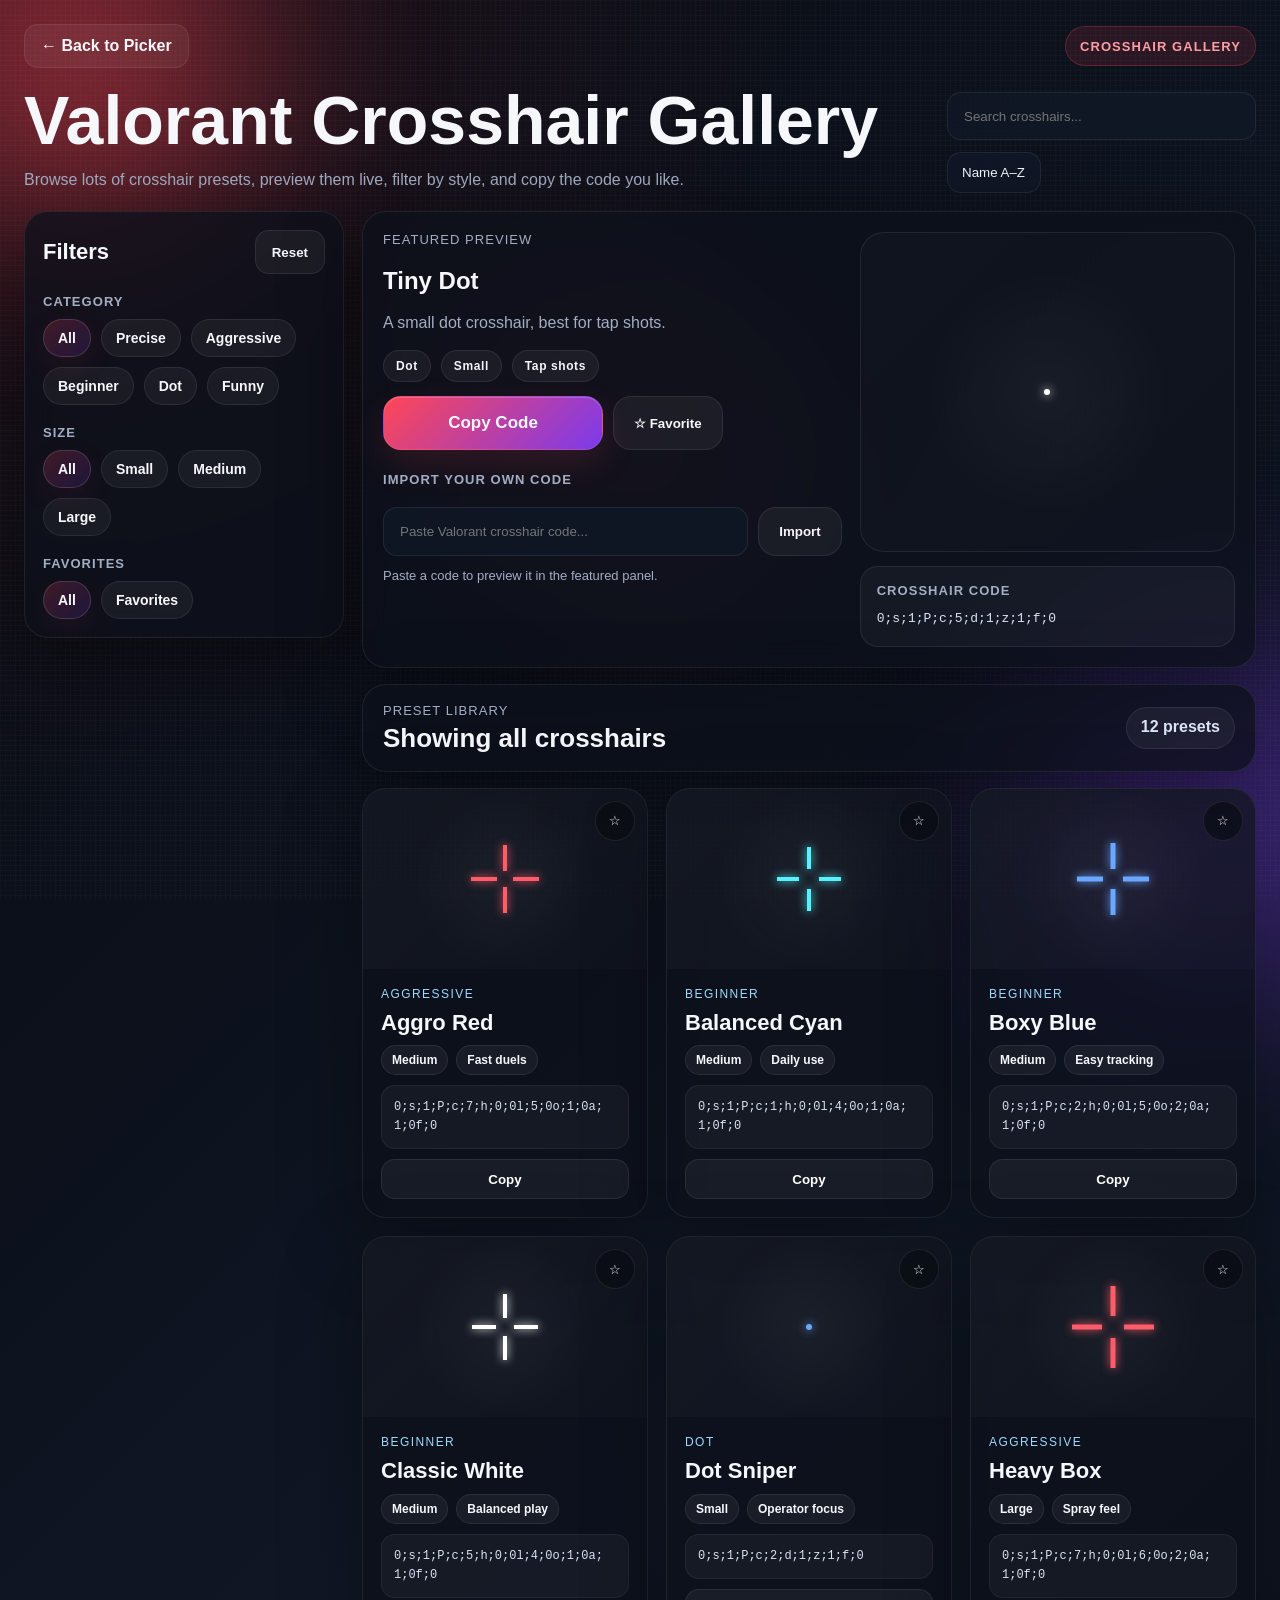
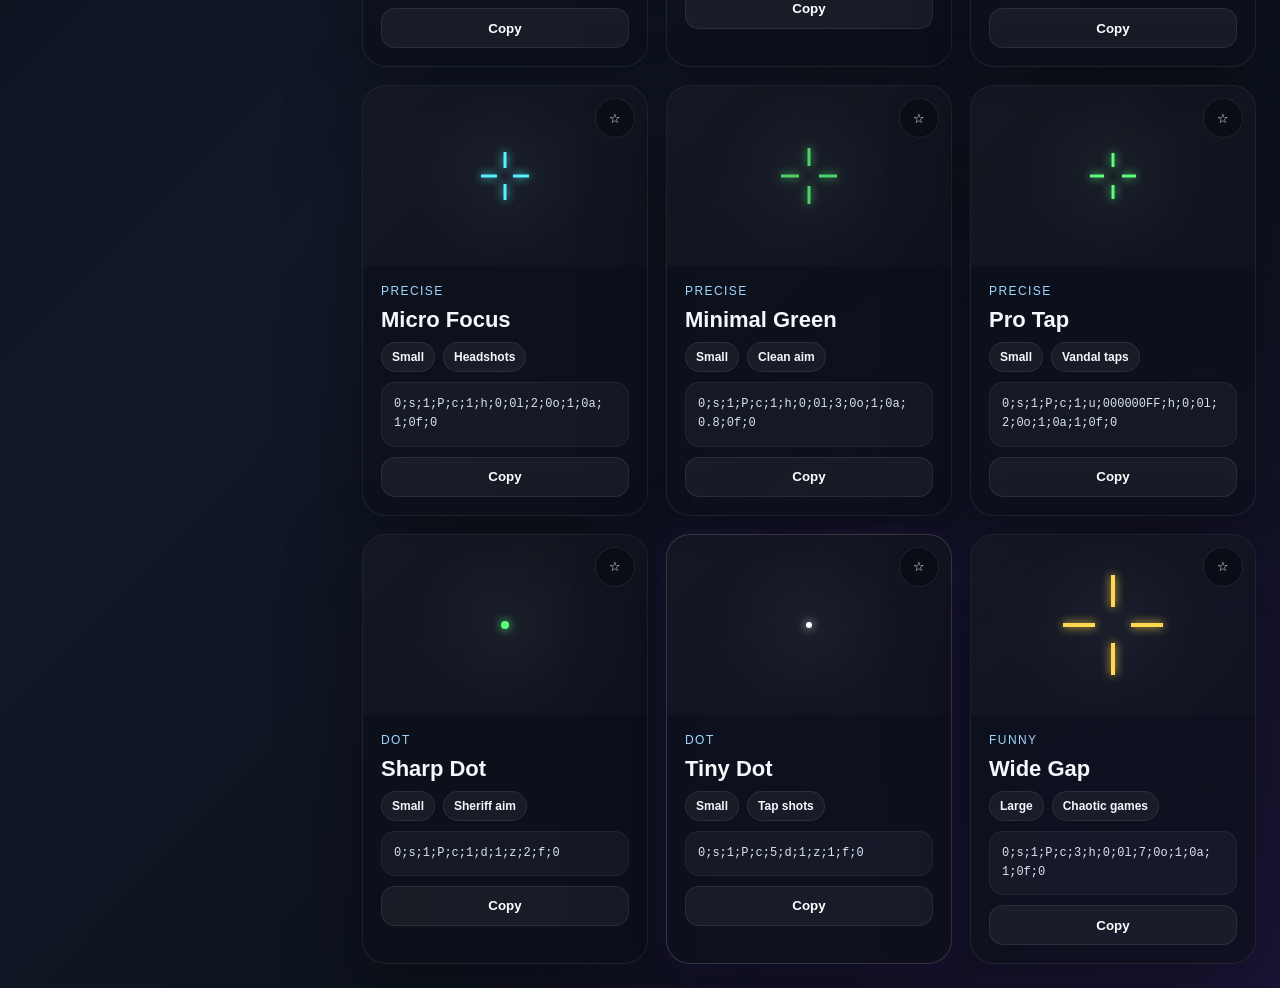
<file: crosshair.html>
<!doctype html>
<html lang="en" data-theme="dark">
  <head>
    <meta charset="UTF-8" />
    <meta name="viewport" content="width=device-width, initial-scale=1.0" />
    <title>Valorant Crosshair Gallery</title>
    <link rel="stylesheet" href="style.css" />
  </head>
  <body class="crosshair-page">
    <div class="bg-orb orb-1"></div>
    <div class="bg-orb orb-2"></div>
    <div class="grid-noise"></div>

    <main class="crosshair-shell">
      <header class="crosshair-hero">
        <div class="crosshair-hero-top">
          <a href="index.html" class="back-btn">← Back to Picker</a>
          <span class="skins-badge">CROSSHAIR GALLERY</span>
        </div>

        <div class="crosshair-hero-content">
          <div>
            <h1>Valorant Crosshair Gallery</h1>
            <p>
              Browse lots of crosshair presets, preview them live, filter by
              style, and copy the code you like.
            </p>
          </div>

          <div class="crosshair-toolbar">
            <input
              type="text"
              id="crosshairSearch"
              class="search-input"
              placeholder="Search crosshairs..."
            />

            <select id="crosshairSort" class="select-control">
              <option value="name-asc">Name A–Z</option>
              <option value="name-desc">Name Z–A</option>
              <option value="style">Style</option>
            </select>
          </div>
        </div>
      </header>

      <section class="crosshair-layout">
        <aside class="crosshair-sidebar panel">
          <div class="sidebar-section">
            <div class="sidebar-title-row">
              <h3>Filters</h3>
              <button id="resetCrosshairFilters" class="ghost-btn">
                Reset
              </button>
            </div>
          </div>

          <div class="sidebar-section">
            <p class="sidebar-label">Category</p>
            <div class="sidebar-chips" id="crosshairCategoryFilters">
              <button
                class="sidebar-chip active"
                data-filter-type="category"
                data-value="all"
              >
                All
              </button>
              <button
                class="sidebar-chip"
                data-filter-type="category"
                data-value="Precise"
              >
                Precise
              </button>
              <button
                class="sidebar-chip"
                data-filter-type="category"
                data-value="Aggressive"
              >
                Aggressive
              </button>
              <button
                class="sidebar-chip"
                data-filter-type="category"
                data-value="Beginner"
              >
                Beginner
              </button>
              <button
                class="sidebar-chip"
                data-filter-type="category"
                data-value="Dot"
              >
                Dot
              </button>
              <button
                class="sidebar-chip"
                data-filter-type="category"
                data-value="Funny"
              >
                Funny
              </button>
            </div>
          </div>

          <div class="sidebar-section">
            <p class="sidebar-label">Size</p>
            <div class="sidebar-chips" id="crosshairSizeFilters">
              <button
                class="sidebar-chip active"
                data-filter-type="size"
                data-value="all"
              >
                All
              </button>
              <button
                class="sidebar-chip"
                data-filter-type="size"
                data-value="Small"
              >
                Small
              </button>
              <button
                class="sidebar-chip"
                data-filter-type="size"
                data-value="Medium"
              >
                Medium
              </button>
              <button
                class="sidebar-chip"
                data-filter-type="size"
                data-value="Large"
              >
                Large
              </button>
            </div>
          </div>

          <div class="sidebar-section">
            <p class="sidebar-label">Favorites</p>
            <div class="sidebar-chips" id="crosshairFavoriteFilters">
              <button
                class="sidebar-chip active"
                data-filter-type="favorite"
                data-value="all"
              >
                All
              </button>
              <button
                class="sidebar-chip"
                data-filter-type="favorite"
                data-value="favorites"
              >
                Favorites
              </button>
            </div>
          </div>
        </aside>

        <section class="crosshair-main">
          <div class="crosshair-feature panel">
            <div class="crosshair-feature-meta">
              <p class="results-kicker">Featured Preview</p>
              <h2 id="featuredCrosshairName">Select a crosshair</h2>
              <p class="crosshair-feature-desc" id="featuredCrosshairDesc">
                Pick a preset from the gallery to preview it here.
              </p>

              <div class="crosshair-feature-tags">
                <span class="crosshair-tag" id="featuredCrosshairCategory"
                  >Category</span
                >
                <span class="crosshair-tag" id="featuredCrosshairSize"
                  >Size</span
                >
                <span class="crosshair-tag" id="featuredCrosshairUse"
                  >Use Case</span
                >
              </div>

              <div class="crosshair-feature-actions">
                <button id="copyFeaturedCode" class="spin-btn">
                  Copy Code
                </button>
                <button id="toggleFeaturedFavorite" class="secondary-btn">
                  ☆ Favorite
                </button>
              </div>
              <div class="crosshair-import-box">
                <p class="sidebar-label">Import Your Own Code</p>

                <div class="crosshair-import-row">
                  <input
                    type="text"
                    id="crosshairCodeInput"
                    class="search-input"
                    placeholder="Paste Valorant crosshair code..."
                  />
                  <button id="importCrosshairBtn" class="secondary-btn">
                    Import
                  </button>
                </div>

                <p class="crosshair-import-note" id="importMessage">
                  Paste a code to preview it in the featured panel.
                </p>
              </div>
            </div>

            <div class="crosshair-preview-stage">
              <div class="crosshair-preview-box">
                <div
                  id="featuredCrosshairPreview"
                  class="crosshair-preview"
                ></div>
              </div>

              <div class="crosshair-code-box">
                <p class="sidebar-label">Crosshair Code</p>
                <code id="featuredCrosshairCode">Select a preset</code>
              </div>
            </div>
          </div>

          <div class="skins-main-top panel">
            <div class="results-meta">
              <p class="results-kicker">Preset Library</p>
              <h2 id="crosshairResultsTitle">Showing all crosshairs</h2>
            </div>

            <div class="results-count" id="crosshairResultsCount">
              0 presets
            </div>
          </div>

          <div class="crosshair-grid" id="crosshairGrid"></div>
        </section>
      </section>
    </main>

    <script src="crosshair.js"></script>
  </body>
</html>
</file>
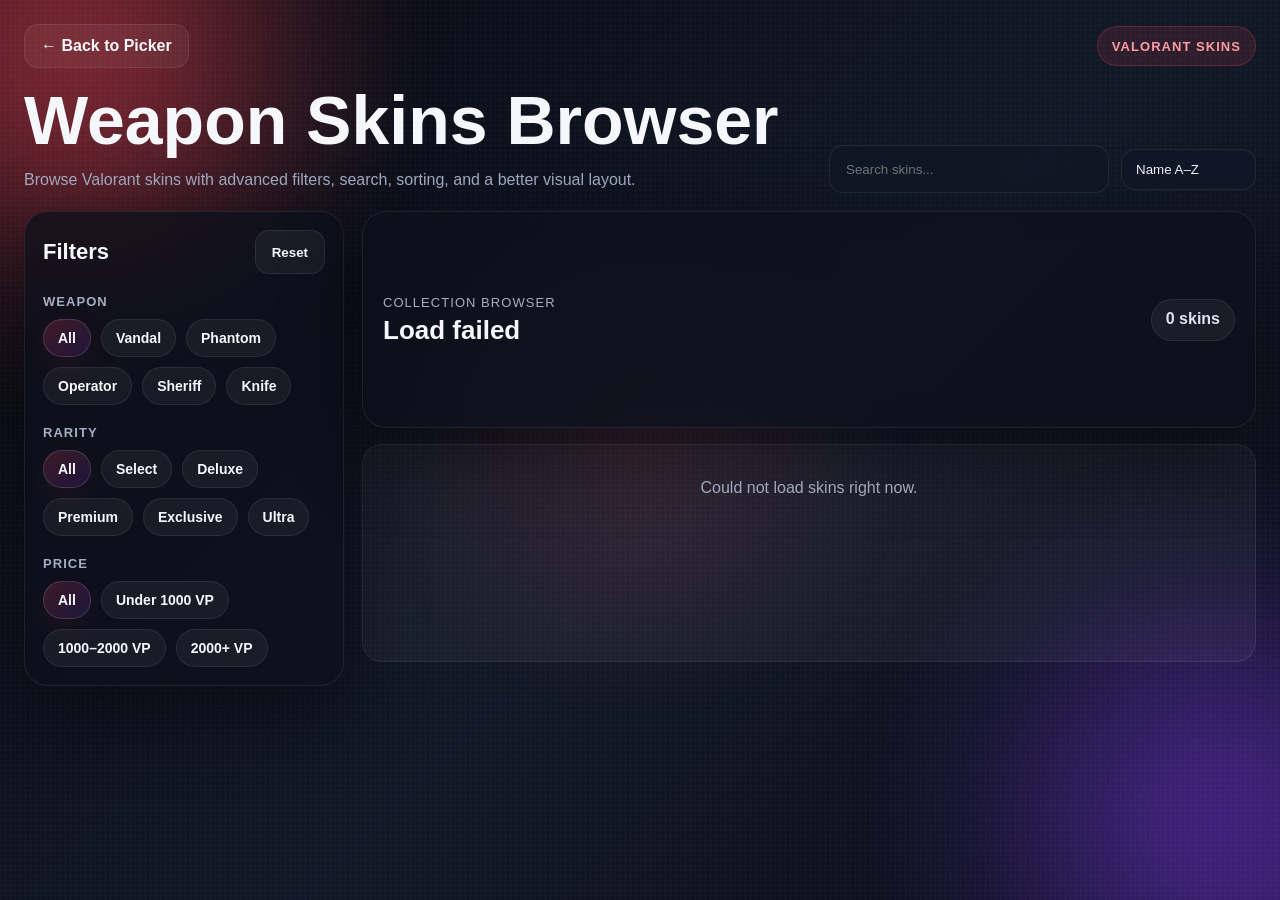
<file: skins.html>
<!doctype html>
<html lang="en" data-theme="dark">
  <head>
    <meta charset="UTF-8" />
    <meta name="viewport" content="width=device-width, initial-scale=1.0" />
    <title>Valorant Skins Browser</title>
    <link rel="stylesheet" href="style.css" />
  </head>
  <body class="skins-page">
    <div class="bg-orb orb-1"></div>
    <div class="bg-orb orb-2"></div>
    <div class="grid-noise"></div>

    <main class="skins-shell">
      <header class="skins-hero">
        <div class="skins-hero-top">
          <a href="index.html" class="back-btn">← Back to Picker</a>
          <span class="skins-badge">VALORANT SKINS</span>
        </div>

        <div class="skins-hero-content">
          <div>
            <h1>Weapon Skins Browser</h1>
            <p>
              Browse Valorant skins with advanced filters, search, sorting, and
              a better visual layout.
            </p>
          </div>

          <div class="skins-toolbar">
            <div class="search-wrap">
              <input
                type="text"
                id="skinSearch"
                class="search-input"
                placeholder="Search skins..."
              />
            </div>

            <select id="sortSelect" class="select-control">
              <option value="name-asc">Name A–Z</option>
              <option value="name-desc">Name Z–A</option>
              <option value="price-asc">Price Low to High</option>
              <option value="price-desc">Price High to Low</option>
              <option value="tier">Rarity</option>
            </select>
          </div>
        </div>
      </header>

      <section class="skins-layout">
        <aside class="skins-sidebar panel">
          <div class="sidebar-section">
            <div class="sidebar-title-row">
              <h3>Filters</h3>
              <button id="resetFiltersBtn" class="ghost-btn">Reset</button>
            </div>
          </div>

          <div class="sidebar-section">
            <p class="sidebar-label">Weapon</p>
            <div class="sidebar-chips" id="weaponFilters">
              <button
                class="sidebar-chip active"
                data-filter-type="weapon"
                data-value="all"
              >
                All
              </button>
              <button
                class="sidebar-chip"
                data-filter-type="weapon"
                data-value="Vandal"
              >
                Vandal
              </button>
              <button
                class="sidebar-chip"
                data-filter-type="weapon"
                data-value="Phantom"
              >
                Phantom
              </button>
              <button
                class="sidebar-chip"
                data-filter-type="weapon"
                data-value="Operator"
              >
                Operator
              </button>
              <button
                class="sidebar-chip"
                data-filter-type="weapon"
                data-value="Sheriff"
              >
                Sheriff
              </button>
              <button
                class="sidebar-chip"
                data-filter-type="weapon"
                data-value="Knife"
              >
                Knife
              </button>
            </div>
          </div>

          <div class="sidebar-section">
            <p class="sidebar-label">Rarity</p>
            <div class="sidebar-chips" id="rarityFilters">
              <button
                class="sidebar-chip active"
                data-filter-type="rarity"
                data-value="all"
              >
                All
              </button>
              <button
                class="sidebar-chip"
                data-filter-type="rarity"
                data-value="Select Edition"
              >
                Select
              </button>
              <button
                class="sidebar-chip"
                data-filter-type="rarity"
                data-value="Deluxe Edition"
              >
                Deluxe
              </button>
              <button
                class="sidebar-chip"
                data-filter-type="rarity"
                data-value="Premium Edition"
              >
                Premium
              </button>
              <button
                class="sidebar-chip"
                data-filter-type="rarity"
                data-value="Exclusive Edition"
              >
                Exclusive
              </button>
              <button
                class="sidebar-chip"
                data-filter-type="rarity"
                data-value="Ultra Edition"
              >
                Ultra
              </button>
            </div>
          </div>

          <div class="sidebar-section">
            <p class="sidebar-label">Price</p>
            <div class="sidebar-chips" id="priceFilters">
              <button
                class="sidebar-chip active"
                data-filter-type="price"
                data-value="all"
              >
                All
              </button>
              <button
                class="sidebar-chip"
                data-filter-type="price"
                data-value="under-1000"
              >
                Under 1000 VP
              </button>
              <button
                class="sidebar-chip"
                data-filter-type="price"
                data-value="1000-2000"
              >
                1000–2000 VP
              </button>
              <button
                class="sidebar-chip"
                data-filter-type="price"
                data-value="2000-plus"
              >
                2000+ VP
              </button>
            </div>
          </div>
        </aside>

        <section class="skins-main">
          <div class="skins-main-top panel">
            <div class="results-meta">
              <p class="results-kicker">Collection Browser</p>
              <h2 id="resultsTitle">Showing skins</h2>
            </div>

            <div class="results-count" id="resultsCount">0 skins</div>
          </div>

          <div class="skins-grid" id="skinsGrid">
            <div class="empty-state">Loading skins...</div>
          </div>
        </section>
      </section>
    </main>

    <div class="skin-modal hidden" id="skinModal">
      <div class="skin-modal-overlay" id="skinModalOverlay"></div>

      <div class="skin-modal-card">
        <button class="skin-modal-close" id="skinModalClose">✕</button>

        <div class="skin-modal-image-wrap">
          <img
            id="modalSkinImage"
            class="skin-modal-image"
            alt="Skin preview"
          />
        </div>

        <div class="skin-modal-info">
          <p class="modal-weapon" id="modalSkinWeapon">Weapon</p>
          <h2 id="modalSkinName">Skin Name</h2>

          <div class="modal-meta-row">
            <span class="skin-tier-badge" id="modalSkinTier">Tier</span>
            <span class="skin-price" id="modalSkinPrice">0 VP</span>
          </div>
        </div>
      </div>
    </div>

    <script src="skins.js"></script>
  </body>
</html>
</file>
<file: style.css>
* {
  box-sizing: border-box;
  margin: 0;
  padding: 0;
}

:root {
  --bg-1: #06090f;
  --bg-2: #111827;
  --panel: rgba(12, 17, 27, 0.76);
  --panel-2: rgba(18, 26, 39, 0.82);
  --border: rgba(255, 255, 255, 0.08);
  --text: #f5f7fb;
  --muted: #a3aec4;
  --accent: #ff4655;
  --accent-2: #7c3aed;
  --success: #2dd4bf;
  --warning: #f59e0b;
  --shadow: 0 24px 80px rgba(0, 0, 0, 0.45);
  --card-glow: rgba(255, 70, 85, 0.14);
  --bg-agent: rgba(255, 70, 85, 0.12);
}

html,
body {
  min-height: 100%;
}

body {
  font-family: Arial, Helvetica, sans-serif;
  color: var(--text);
  background:
    radial-gradient(
      circle at top left,
      rgba(255, 70, 85, 0.12),
      transparent 28%
    ),
    radial-gradient(
      circle at bottom right,
      rgba(124, 58, 237, 0.16),
      transparent 30%
    ),
    linear-gradient(135deg, var(--bg-1), var(--bg-2) 55%, #090d14);
  padding: 24px;
  overflow-x: hidden;
  position: relative;
  transition: background 0.5s ease;
}

body::before {
  content: "";
  position: fixed;
  inset: 0;
  background: radial-gradient(
    circle at center,
    var(--bg-agent),
    transparent 35%
  );
  pointer-events: none;
  opacity: 1;
  transition: background 0.45s ease;
}

html[data-theme="neon"] {
  --bg-1: #040711;
  --bg-2: #091125;
  --accent: #00eaff;
  --accent-2: #9b5cff;
  --card-glow: rgba(0, 234, 255, 0.14);
  --bg-agent: rgba(0, 234, 255, 0.1);
}

html[data-theme="valorant-red"] {
  --bg-1: #12070b;
  --bg-2: #201015;
  --accent: #ff4655;
  --accent-2: #ff7a84;
  --card-glow: rgba(255, 70, 85, 0.18);
  --bg-agent: rgba(255, 70, 85, 0.16);
}

.loading-screen {
  position: fixed;
  inset: 0;
  background: rgba(4, 7, 12, 0.94);
  display: flex;
  justify-content: center;
  align-items: center;
  z-index: 1000;
  transition: 0.45s ease;
}

.loading-screen.hidden {
  opacity: 0;
  visibility: hidden;
}

.loading-box {
  text-align: center;
  padding: 28px;
}

.loading-kicker {
  color: var(--accent);
  letter-spacing: 0.16em;
  text-transform: uppercase;
  font-size: 13px;
  margin-bottom: 12px;
}

.loading-box h2 {
  font-size: clamp(28px, 4vw, 42px);
}

.bg-orb {
  position: fixed;
  width: 360px;
  height: 360px;
  border-radius: 50%;
  filter: blur(100px);
  pointer-events: none;
  opacity: 0.45;
  animation: floatGlow 8s ease-in-out infinite;
}

.orb-1 {
  background: var(--accent);
  top: -120px;
  left: -100px;
}

.orb-2 {
  background: var(--accent-2);
  right: -120px;
  bottom: -100px;
  animation-delay: 1.2s;
}

.grid-noise {
  position: fixed;
  inset: 0;
  pointer-events: none;
  opacity: 0.04;
  background-image:
    linear-gradient(rgba(255, 255, 255, 0.55) 1px, transparent 1px),
    linear-gradient(90deg, rgba(255, 255, 255, 0.55) 1px, transparent 1px);
  background-size: 5px 5px;
}

#particles {
  position: fixed;
  inset: 0;
  pointer-events: none;
  overflow: hidden;
  z-index: 2;
}

.particle {
  position: absolute;
  width: 8px;
  height: 8px;
  border-radius: 999px;
  background: white;
  box-shadow: 0 0 12px currentColor;
  animation: particleBurst 0.8s ease forwards;
}

.app-shell {
  position: relative;
  z-index: 3;
  width: min(1320px, 100%);
  margin: 0 auto;
}

.hero {
  text-align: center;
  margin-bottom: 20px;
  animation: fadeUp 0.7s ease;
}

.eyebrow {
  display: inline-flex;
  padding: 8px 14px;
  border-radius: 999px;
  background: rgba(255, 255, 255, 0.06);
  border: 1px solid var(--border);
  color: var(--accent);
  letter-spacing: 0.08em;
  text-transform: uppercase;
  font-size: 13px;
  font-weight: 700;
  margin-bottom: 16px;
}

.hero h1 {
  font-size: clamp(36px, 6vw, 64px);
  line-height: 1.02;
  margin-bottom: 12px;
}

.hero-text {
  max-width: 760px;
  margin: 0 auto;
  color: var(--muted);
  line-height: 1.7;
  font-size: 16px;
}

.panel {
  background: var(--panel);
  border: 1px solid var(--border);
  backdrop-filter: blur(14px);
  box-shadow: var(--shadow);
  border-radius: 24px;
  transition: all 0.35s ease;
}

.top-panel,
.settings-panel,
.filter-panel,
.help-panel {
  padding: 16px;
  margin-bottom: 16px;
}

.top-panel {
  display: flex;
  justify-content: space-between;
  gap: 14px;
  flex-wrap: wrap;
}

.mode-switch,
.toolbar,
.role-filters {
  display: flex;
  gap: 10px;
  flex-wrap: wrap;
}

.role-filters {
  margin-top: 15px;
}

.mode-btn,
.toolbar-btn,
.secondary-btn,
.spin-btn {
  border: 1px solid var(--border);
  background: rgba(255, 255, 255, 0.05);
  color: var(--text);
  cursor: pointer;
  transition: all 0.25s ease;
}

.mode-btn:hover,
.toolbar-btn:hover,
.secondary-btn:hover,
.spin-btn:hover,
.favorite-btn:hover {
  transform: translateY(-2px);
}

.mode-btn {
  border-radius: 14px;
  padding: 12px 15px;
  font-weight: 700;
}

.mode-btn.active {
  background: linear-gradient(
    135deg,
    rgba(255, 255, 255, 0.08),
    var(--card-glow)
  );
  border-color: rgba(255, 255, 255, 0.16);
}

.mode-btn.troll {
  background: linear-gradient(
    135deg,
    rgba(124, 58, 237, 0.18),
    rgba(255, 70, 85, 0.14)
  );
}

.toolbar-btn {
  padding: 12px 15px;
  border-radius: 14px;
  font-weight: 700;
}

.toolbar-btn.small {
  padding: 10px 12px;
  font-size: 13px;
}

.settings-grid {
  display: grid;
  grid-template-columns: repeat(2, minmax(0, 1fr));
  gap: 14px;
}

.setting-group {
  display: flex;
  flex-direction: column;
  gap: 8px;
}

.setting-group label,
.filter-title {
  color: var(--muted);
  font-size: 14px;
}

.select-control {
  background: rgba(255, 255, 255, 0.06);
  color: var(--text);
  border: 1px solid var(--border);
  border-radius: 14px;
  padding: 12px 14px;
  outline: none;
}

.filter-chip {
  position: relative;
  cursor: pointer;
}

.filter-chip input {
  position: absolute;
  opacity: 0;
}

.filter-chip span {
  display: inline-flex;
  align-items: center;
  padding: 11px 15px;
  border-radius: 999px;
  background: rgba(255, 255, 255, 0.05);
  border: 1px solid var(--border);
  transition: all 0.25s ease;
}

.filter-chip.active span {
  background: linear-gradient(
    135deg,
    var(--card-glow),
    rgba(255, 255, 255, 0.07)
  );
  box-shadow: 0 10px 30px var(--card-glow);
}

.filter-panel {
  padding: 24px 20px 18px;
}

.favorites-panel {
  padding-top: 6px;
}

.favorites-list {
  margin-top: 21px;
}

.panel-header,
.favorites-list,
.history-list {
  padding-left: 18px;
  padding-right: 18px;
}

.picker-area {
  margin-bottom: 16px;
}

.picker-grid {
  display: grid;
  gap: 16px;
  margin-bottom: 16px;
}

.picker-grid.solo-mode {
  grid-template-columns: 1fr;
}

.picker-grid.duo-mode {
  grid-template-columns: repeat(2, minmax(0, 1fr));
}

.picker-grid.team-mode,
.picker-grid.balanced-mode,
.picker-grid.troll-mode {
  grid-template-columns: repeat(2, minmax(0, 1fr));
}

.picker-grid.team-mode .agent-card:first-child,
.picker-grid.balanced-mode .agent-card:first-child,
.picker-grid.troll-mode .agent-card:first-child {
  grid-column: span 2;
}

.agent-card {
  position: relative;
  overflow: hidden;
  min-height: 520px;
  border-radius: 28px;
  background:
    linear-gradient(
      180deg,
      rgba(255, 255, 255, 0.05),
      rgba(255, 255, 255, 0.015)
    ),
    linear-gradient(160deg, var(--card-glow), rgba(124, 58, 237, 0.08));
  border: 1px solid var(--border);
  box-shadow: var(--shadow);
  transition:
    transform 0.35s ease,
    box-shadow 0.35s ease,
    border-color 0.35s ease;
  transform-style: preserve-3d;
}

.agent-card:hover {
  box-shadow:
    var(--shadow),
    0 0 40px var(--card-glow);
}

.agent-card.hidden {
  display: none;
}

.favorite-btn {
  position: absolute;
  top: 14px;
  right: 14px;
  z-index: 5;
  width: 42px;
  height: 42px;
  border-radius: 999px;
  border: 1px solid var(--border);
  background: rgba(7, 10, 16, 0.55);
  color: #fff;
  font-size: 20px;
  cursor: pointer;
  transition: all 0.25s ease;
}

.favorite-btn.active {
  color: #ffd34d;
  box-shadow: 0 0 18px rgba(255, 211, 77, 0.22);
}

.card-overlay {
  position: absolute;
  inset: 0;
  background:
    linear-gradient(
      180deg,
      rgba(6, 9, 15, 0.03) 0%,
      rgba(6, 9, 15, 0.2) 42%,
      rgba(6, 9, 15, 0.9) 100%
    ),
    radial-gradient(circle at top, rgba(255, 255, 255, 0.05), transparent 45%);
  z-index: 1;
}

.agent-image-wrap {
  position: absolute;
  inset: 0;
}

.agent-image {
  width: 100%;
  height: 100%;
  object-fit: cover;
  object-position: center top;
  opacity: 0.93;
  transform: scale(1.03);
  transition: transform 0.18s ease;
}

.agent-info {
  position: relative;
  z-index: 2;
  margin-top: auto;
  padding: 28px;
  background: linear-gradient(180deg, transparent, rgba(6, 9, 15, 0.9) 28%);
}

.player-label {
  color: #9ed9ff;
  font-size: 13px;
  letter-spacing: 0.12em;
  text-transform: uppercase;
  margin-bottom: 8px;
}

.agent-role {
  color: #ffd0d5;
  font-size: 14px;
  letter-spacing: 0.16em;
  text-transform: uppercase;
  margin-bottom: 10px;
}

.agent-name {
  font-size: clamp(36px, 5vw, 58px);
  line-height: 1;
  font-weight: 800;
  margin-bottom: 10px;
  text-shadow: 0 0 20px var(--card-glow);
}

.agent-desc {
  color: var(--muted);
  line-height: 1.65;
  font-size: 15px;
  margin-bottom: 14px;
}

.badges-row {
  display: flex;
  gap: 8px;
  flex-wrap: wrap;
  margin-bottom: 14px;
}

.meta-badge {
  display: inline-flex;
  align-items: center;
  padding: 8px 12px;
  border-radius: 999px;
  font-size: 12px;
  font-weight: 800;
  letter-spacing: 0.08em;
  text-transform: uppercase;
  border: 1px solid var(--border);
  background: rgba(255, 255, 255, 0.07);
}

.meta-badge.difficulty.hard {
  color: #ffb2b9;
}

.meta-badge.difficulty.medium {
  color: #ffd987;
}

.meta-badge.difficulty.easy {
  color: #94f1df;
}

.meta-panel {
  display: grid;
  gap: 8px;
  background: rgba(7, 11, 18, 0.38);
  border: 1px solid rgba(255, 255, 255, 0.06);
  border-radius: 16px;
  padding: 14px;
}

.meta-line {
  color: #dce4f4;
  line-height: 1.55;
  font-size: 14px;
}

.meta-line strong {
  color: white;
}

.announcement-panel {
  text-align: center;
  padding: 18px;
  margin-bottom: 16px;
  background: var(--panel);
  border: 1px solid var(--border);
  border-radius: 24px;
  box-shadow: var(--shadow);
}

.announcement-kicker {
  color: var(--accent);
  text-transform: uppercase;
  letter-spacing: 0.14em;
  font-size: 12px;
  margin-bottom: 8px;
}

#announcerText {
  font-size: clamp(24px, 4vw, 36px);
  margin-bottom: 8px;
}

.status-text {
  color: var(--muted);
}

.action-bar {
  display: flex;
  justify-content: center;
  gap: 12px;
  flex-wrap: wrap;
}

.spin-btn {
  min-width: 220px;
  padding: 16px 28px;
  border-radius: 18px;
  font-size: 17px;
  font-weight: 800;
  background: linear-gradient(135deg, var(--accent), var(--accent-2));
  box-shadow:
    0 14px 36px var(--card-glow),
    inset 0 1px 0 rgba(255, 255, 255, 0.18);
}

.spin-btn:disabled {
  opacity: 0.7;
  cursor: not-allowed;
}

.secondary-btn {
  padding: 16px 20px;
  border-radius: 18px;
  font-weight: 700;
}

.bottom-grid {
  display: grid;
  grid-template-columns: repeat(2, minmax(0, 1fr));
  gap: 16px;
  padding: 18px;
  margin-bottom: 16px;
}

.panel-header {
  display: flex;
  justify-content: space-between;
  gap: 12px;
  align-items: center;
  margin-bottom: 14px;
}

.history-list,
.favorites-list {
  display: grid;
  gap: 10px;
}

.history-item,
.favorite-item,
.history-empty {
  border: 1px solid var(--border);
  background: rgba(255, 255, 255, 0.04);
  border-radius: 16px;
  padding: 14px 16px;
}

.history-item {
  display: flex;
  justify-content: space-between;
  gap: 10px;
  flex-wrap: wrap;
}

.history-main {
  display: flex;
  flex-wrap: wrap;
  gap: 8px;
}

.history-tag,
.favorite-tag {
  display: inline-flex;
  align-items: center;
  padding: 7px 10px;
  border-radius: 999px;
  background: rgba(255, 255, 255, 0.06);
  font-size: 12px;
  font-weight: 700;
}

.history-time {
  color: var(--muted);
  font-size: 13px;
}

.shortcut-grid {
  display: grid;
  grid-template-columns: repeat(4, minmax(0, 1fr));
  gap: 10px;
  color: var(--muted);
}

.agent-card.reveal {
  animation: revealCard 0.45s ease;
}

.agent-card.shine::after {
  content: "";
  position: absolute;
  top: -120%;
  left: -40%;
  width: 60%;
  height: 300%;
  background: linear-gradient(
    90deg,
    transparent,
    rgba(255, 255, 255, 0.13),
    transparent
  );
  transform: rotate(20deg);
  animation: sweep 0.9s ease;
  z-index: 3;
}

.agent-card.spinning .agent-name,
.agent-card.spinning .agent-role,
.agent-card.spinning .agent-desc,
.agent-card.spinning .meta-panel,
.agent-card.spinning .badges-row {
  animation: flicker 0.14s linear infinite;
}

.agent-card.spinning .agent-image {
  animation: imagePulse 0.28s linear infinite;
}

.select-control {
  background: rgba(17, 24, 39, 0.9);
  color: #f5f7fb;
  border: 1px solid rgba(255, 255, 255, 0.08);
  border-radius: 14px;
  padding: 12px 14px;
  outline: none;
  appearance: none;
  -webkit-appearance: none;
  -moz-appearance: none;
}

.select-control option {
  background-color: #0f172a;
  color: #f5f7fb;
}

.select-control option:hover,
.select-control option:focus,
.select-control option:checked {
  background-color: #1d4ed8;
  color: #ffffff;
}

.hero-topline {
  display: flex;
  justify-content: center;
  align-items: center;
  gap: 12px;
  flex-wrap: wrap;
  margin-bottom: 18px;
}

.hero-actions {
  display: flex;
  justify-content: center;
  margin-top: 14px;
}

.nav-btn {
  display: inline-flex;
  align-items: center;
  justify-content: center;
  min-height: 44px;
  padding: 12px 18px;
  border-radius: 999px;
  text-decoration: none;
  color: #f5f7fb;
  font-weight: 700;
  font-size: 14px;
  border: 1px solid rgba(255, 255, 255, 0.08);
  background: rgba(255, 255, 255, 0.05);
  transition: 0.25s ease;
  box-shadow: 0 10px 30px rgba(0, 0, 0, 0.18);
}

.nav-btn:hover {
  transform: translateY(-2px);
  background: rgba(255, 255, 255, 0.08);
  border-color: rgba(255, 255, 255, 0.14);
}

.filter-button {
  border: 1px solid rgba(255, 255, 255, 0.08);
  background: rgba(255, 255, 255, 0.05);
  color: #f5f7fb;
  border-radius: 999px;
  padding: 11px 15px;
  font-size: 14px;
  font-weight: 700;
  cursor: pointer;
  transition: 0.22s ease;
}

.filter-button:hover {
  transform: translateY(-2px);
  background: rgba(255, 255, 255, 0.08);
}

.filter-button.active {
  background: linear-gradient(
    135deg,
    rgba(255, 70, 85, 0.2),
    rgba(124, 58, 237, 0.16)
  );
  border-color: rgba(255, 255, 255, 0.14);
}

.skins-grid {
  display: grid;
  grid-template-columns: repeat(3, minmax(0, 1fr));
  gap: 18px;
  margin-bottom: 24px;
}

.skin-card {
  overflow: hidden;
  border-radius: 24px;
  background: rgba(12, 17, 27, 0.76);
  border: 1px solid rgba(255, 255, 255, 0.08);
  box-shadow: 0 24px 80px rgba(0, 0, 0, 0.35);
  transition: 0.28s ease;
}

.skin-card:hover {
  transform: translateY(-4px);
  box-shadow: 0 28px 90px rgba(0, 0, 0, 0.42);
}

.skin-image-wrap {
  height: 220px;
  background: linear-gradient(
    135deg,
    rgba(255, 255, 255, 0.04),
    rgba(255, 255, 255, 0.02)
  );
  display: flex;
  align-items: center;
  justify-content: center;
  padding: 20px;
}

.skin-image {
  max-width: 100%;
  max-height: 100%;
  object-fit: contain;
}

.skin-info {
  padding: 18px;
  display: grid;
  gap: 8px;
}

.skin-weapon {
  font-size: 12px;
  text-transform: uppercase;
  letter-spacing: 0.12em;
  color: #9ed9ff;
}

.skin-name {
  font-size: 22px;
  font-weight: 800;
  line-height: 1.1;
}

.skin-tier {
  color: #aeb7cb;
  line-height: 1.5;
  font-size: 14px;
}

.empty-state {
  grid-column: 1 / -1;
  padding: 28px;
  text-align: center;
  border-radius: 20px;
  background: rgba(255, 255, 255, 0.04);
  border: 1px solid rgba(255, 255, 255, 0.08);
  color: #aeb7cb;
}

.skin-price {
  font-size: 14px;
  font-weight: 700;
  color: #9ed9ff;
  margin-top: 4px;
}

.skin-meta-row {
  display: flex;
  align-items: center;
  justify-content: space-between;
  gap: 10px;
  flex-wrap: wrap;
  margin-top: 6px;
}

.skin-tier-badge {
  display: inline-flex;
  align-items: center;
  padding: 8px 12px;
  border-radius: 999px;
  font-size: 12px;
  font-weight: 800;
  letter-spacing: 0.06em;
  border: 1px solid rgba(255, 255, 255, 0.08);
  background: rgba(255, 255, 255, 0.05);
}

.skin-tier-badge.select {
  color: #7ec8ff;
}

.skin-tier-badge.deluxe {
  color: #7bffb2;
}

.skin-tier-badge.premium {
  color: #f08cff;
}

.skin-tier-badge.exclusive {
  color: #ffbf75;
}

.skin-tier-badge.ultra {
  color: #ffe07a;
}

.skin-price {
  font-size: 14px;
  font-weight: 800;
  color: #9ed9ff;
}

.skins-page.modal-open {
  overflow: hidden;
}

.skins-shell {
  width: min(1400px, 100%);
  margin: 0 auto;
  position: relative;
  z-index: 3;
}

.skins-hero {
  margin-bottom: 18px;
}

.skins-hero-top {
  display: flex;
  align-items: center;
  justify-content: space-between;
  gap: 14px;
  flex-wrap: wrap;
  margin-bottom: 18px;
}

.back-btn,
.ghost-btn {
  display: inline-flex;
  align-items: center;
  justify-content: center;
  min-height: 44px;
  padding: 12px 16px;
  border-radius: 14px;
  border: 1px solid rgba(255, 255, 255, 0.08);
  background: rgba(255, 255, 255, 0.05);
  color: #f5f7fb;
  text-decoration: none;
  font-weight: 700;
  cursor: pointer;
  transition: 0.25s ease;
}

.back-btn:hover,
.ghost-btn:hover {
  transform: translateY(-2px);
  background: rgba(255, 255, 255, 0.08);
}

.skins-badge {
  display: inline-flex;
  align-items: center;
  min-height: 40px;
  padding: 8px 14px;
  border-radius: 999px;
  background: rgba(255, 70, 85, 0.12);
  border: 1px solid rgba(255, 70, 85, 0.24);
  color: #ff9ca4;
  font-size: 13px;
  font-weight: 800;
  letter-spacing: 0.08em;
  text-transform: uppercase;
}

.skins-hero-content {
  display: flex;
  justify-content: space-between;
  gap: 18px;
  align-items: end;
  flex-wrap: wrap;
}

.skins-hero-content h1 {
  font-size: clamp(38px, 6vw, 68px);
  line-height: 1;
  margin-bottom: 12px;
}

.skins-hero-content p {
  max-width: 760px;
  color: var(--muted);
  line-height: 1.7;
  font-size: 16px;
}

.skins-toolbar {
  display: flex;
  gap: 12px;
  align-items: center;
  flex-wrap: wrap;
}

.search-wrap {
  min-width: 280px;
}

.search-input {
  width: 100%;
  min-height: 48px;
  padding: 12px 16px;
  border-radius: 14px;
  border: 1px solid rgba(255, 255, 255, 0.08);
  background: rgba(17, 24, 39, 0.82);
  color: #f5f7fb;
  outline: none;
  transition: 0.25s ease;
}

.search-input:focus {
  border-color: rgba(255, 255, 255, 0.16);
  box-shadow: 0 0 0 4px rgba(255, 255, 255, 0.04);
}

.skins-layout {
  display: grid;
  grid-template-columns: 320px 1fr;
  gap: 18px;
}

.skins-sidebar {
  padding: 18px;
  height: fit-content;
  position: sticky;
  top: 18px;
}

.sidebar-section + .sidebar-section {
  margin-top: 20px;
}

.sidebar-title-row {
  display: flex;
  justify-content: space-between;
  gap: 10px;
  align-items: center;
}

.sidebar-title-row h3 {
  font-size: 22px;
}

.sidebar-label {
  font-size: 13px;
  font-weight: 800;
  letter-spacing: 0.08em;
  text-transform: uppercase;
  color: var(--muted);
  margin-bottom: 10px;
}

.sidebar-chips {
  display: flex;
  gap: 10px;
  flex-wrap: wrap;
}

.sidebar-chip {
  border: 1px solid rgba(255, 255, 255, 0.08);
  background: rgba(255, 255, 255, 0.05);
  color: #f5f7fb;
  border-radius: 999px;
  padding: 10px 14px;
  font-size: 14px;
  font-weight: 700;
  cursor: pointer;
  transition: 0.22s ease;
}

.sidebar-chip:hover {
  transform: translateY(-2px);
  background: rgba(255, 255, 255, 0.08);
}

.sidebar-chip.active {
  background: linear-gradient(
    135deg,
    rgba(255, 70, 85, 0.2),
    rgba(124, 58, 237, 0.16)
  );
  border-color: rgba(255, 255, 255, 0.14);
  box-shadow: 0 10px 30px rgba(255, 70, 85, 0.08);
}

.skins-main {
  display: grid;
  gap: 16px;
}

.skins-main-top {
  padding: 18px 20px;
  display: flex;
  justify-content: space-between;
  gap: 16px;
  align-items: center;
  flex-wrap: wrap;
}

.results-kicker {
  color: var(--muted);
  font-size: 13px;
  text-transform: uppercase;
  letter-spacing: 0.08em;
  margin-bottom: 6px;
}

.results-meta h2 {
  font-size: 26px;
  line-height: 1.1;
}

.results-count {
  min-height: 42px;
  padding: 10px 14px;
  border-radius: 999px;
  background: rgba(255, 255, 255, 0.05);
  border: 1px solid rgba(255, 255, 255, 0.08);
  font-weight: 800;
  color: #dce4f4;
}

.skins-grid {
  display: grid;
  grid-template-columns: repeat(3, minmax(0, 1fr));
  gap: 18px;
}

.skin-card {
  overflow: hidden;
  border-radius: 24px;
  background: rgba(12, 17, 27, 0.76);
  border: 1px solid rgba(255, 255, 255, 0.08);
  box-shadow: 0 24px 80px rgba(0, 0, 0, 0.35);
  transition: 0.3s ease;
  cursor: pointer;
}

.skin-card:hover {
  transform: translateY(-6px);
  box-shadow:
    0 30px 90px rgba(0, 0, 0, 0.42),
    0 0 30px rgba(255, 70, 85, 0.08);
}

.skin-image-wrap {
  height: 240px;
  padding: 22px;
  display: flex;
  align-items: center;
  justify-content: center;
  background:
    linear-gradient(
      135deg,
      rgba(255, 255, 255, 0.04),
      rgba(255, 255, 255, 0.02)
    ),
    radial-gradient(circle at top, rgba(255, 255, 255, 0.04), transparent 50%);
  overflow: hidden;
}

.skin-image {
  max-width: 100%;
  max-height: 100%;
  object-fit: contain;
  transition: transform 0.35s ease;
}

.skin-card:hover .skin-image {
  transform: scale(1.06);
}

.skin-info {
  padding: 18px;
  display: grid;
  gap: 10px;
}

.skin-weapon {
  font-size: 12px;
  text-transform: uppercase;
  letter-spacing: 0.12em;
  color: #9ed9ff;
}

.skin-name {
  font-size: 22px;
  line-height: 1.1;
  font-weight: 800;
}

.skin-meta-row {
  display: flex;
  align-items: center;
  justify-content: space-between;
  gap: 10px;
  flex-wrap: wrap;
}

.skin-tier-badge {
  display: inline-flex;
  align-items: center;
  padding: 8px 12px;
  border-radius: 999px;
  font-size: 12px;
  font-weight: 800;
  letter-spacing: 0.06em;
  border: 1px solid rgba(255, 255, 255, 0.08);
  background: rgba(255, 255, 255, 0.05);
}

.skin-tier-badge.select {
  color: #7ec8ff;
}

.skin-tier-badge.deluxe {
  color: #7bffb2;
}

.skin-tier-badge.premium {
  color: #f08cff;
}

.skin-tier-badge.exclusive {
  color: #ffbf75;
}

.skin-tier-badge.ultra {
  color: #ffe07a;
}

.skin-price {
  font-size: 14px;
  font-weight: 800;
  color: #9ed9ff;
}

.empty-state {
  grid-column: 1 / -1;
  padding: 34px;
  text-align: center;
  border-radius: 20px;
  background: rgba(255, 255, 255, 0.04);
  border: 1px solid rgba(255, 255, 255, 0.08);
  color: #aeb7cb;
}

.skin-modal {
  position: fixed;
  inset: 0;
  z-index: 1000;
}

.skin-modal.hidden {
  display: none;
}

.skin-modal-overlay {
  position: absolute;
  inset: 0;
  background: rgba(4, 7, 12, 0.72);
  backdrop-filter: blur(10px);
}

.skin-modal-card {
  position: relative;
  z-index: 1;
  width: min(760px, calc(100% - 32px));
  margin: 60px auto;
  border-radius: 28px;
  background: rgba(12, 17, 27, 0.92);
  border: 1px solid rgba(255, 255, 255, 0.08);
  box-shadow: 0 30px 100px rgba(0, 0, 0, 0.5);
  overflow: hidden;
}

.skin-modal-close {
  position: absolute;
  top: 14px;
  right: 14px;
  z-index: 2;
  width: 42px;
  height: 42px;
  border-radius: 999px;
  border: 1px solid rgba(255, 255, 255, 0.08);
  background: rgba(255, 255, 255, 0.05);
  color: #fff;
  cursor: pointer;
  font-size: 16px;
}

.skin-modal-image-wrap {
  min-height: 360px;
  padding: 28px;
  display: flex;
  align-items: center;
  justify-content: center;
  background:
    linear-gradient(
      135deg,
      rgba(255, 255, 255, 0.04),
      rgba(255, 255, 255, 0.02)
    ),
    radial-gradient(circle at top, rgba(255, 255, 255, 0.05), transparent 45%);
}

.skin-modal-image {
  max-width: 100%;
  max-height: 320px;
  object-fit: contain;
}

.skin-modal-info {
  padding: 24px;
  display: grid;
  gap: 12px;
}

.modal-weapon {
  font-size: 13px;
  text-transform: uppercase;
  letter-spacing: 0.12em;
  color: #9ed9ff;
}

.skin-modal-info h2 {
  font-size: clamp(30px, 5vw, 48px);
  line-height: 1;
}

.modal-meta-row {
  display: flex;
  gap: 10px;
  align-items: center;
  flex-wrap: wrap;
}

@media (max-width: 1200px) {
  .skins-grid {
    grid-template-columns: repeat(2, minmax(0, 1fr));
  }
}

@media (max-width: 980px) {
  .skins-layout {
    grid-template-columns: 1fr;
  }

  .skins-sidebar {
    position: static;
  }
}

@media (max-width: 700px) {
  .skins-hero-content {
    align-items: stretch;
  }

  .skins-toolbar {
    width: 100%;
  }

  .search-wrap {
    width: 100%;
    min-width: 0;
  }

  .select-control {
    width: 100%;
  }

  .skins-grid {
    grid-template-columns: 1fr;
  }

  .skins-main-top {
    padding: 16px;
  }

  .skin-modal-card {
    width: calc(100% - 20px);
    margin: 30px auto;
  }

  .skin-modal-image-wrap {
    min-height: 260px;
  }
}

.crosshair-shell {
  width: min(1400px, 100%);
  margin: 0 auto;
  position: relative;
  z-index: 3;
}

.crosshair-hero {
  margin-bottom: 18px;
}

.crosshair-hero-top {
  display: flex;
  align-items: center;
  justify-content: space-between;
  gap: 14px;
  flex-wrap: wrap;
  margin-bottom: 18px;
}

.crosshair-hero-content {
  display: flex;
  justify-content: space-between;
  gap: 18px;
  align-items: end;
  flex-wrap: wrap;
}

.crosshair-hero-content h1 {
  font-size: clamp(38px, 6vw, 68px);
  line-height: 1;
  margin-bottom: 12px;
}

.crosshair-hero-content p {
  max-width: 760px;
  color: var(--muted);
  line-height: 1.7;
  font-size: 16px;
}

.crosshair-toolbar {
  display: flex;
  gap: 12px;
  flex-wrap: wrap;
  align-items: center;
}

.crosshair-layout {
  display: grid;
  grid-template-columns: 320px 1fr;
  gap: 18px;
}

.crosshair-sidebar {
  padding: 18px;
  height: fit-content;
  position: sticky;
  top: 18px;
}

.crosshair-main {
  display: grid;
  gap: 16px;
}

.crosshair-feature {
  display: grid;
  grid-template-columns: 1.1fr 0.9fr;
  gap: 18px;
  padding: 20px;
}

.crosshair-feature-meta {
  display: grid;
  align-content: start;
  gap: 14px;
}

.crosshair-feature-desc {
  color: var(--muted);
  line-height: 1.7;
}

.crosshair-feature-tags {
  display: flex;
  gap: 10px;
  flex-wrap: wrap;
}

.crosshair-tag {
  display: inline-flex;
  align-items: center;
  padding: 8px 12px;
  border-radius: 999px;
  background: rgba(255, 255, 255, 0.05);
  border: 1px solid rgba(255, 255, 255, 0.08);
  font-size: 12px;
  font-weight: 800;
  letter-spacing: 0.05em;
}

.crosshair-feature-actions {
  display: flex;
  gap: 10px;
  flex-wrap: wrap;
}

.crosshair-preview-stage {
  display: grid;
  gap: 14px;
}

.crosshair-preview-box {
  min-height: 320px;
  border-radius: 24px;
  border: 1px solid rgba(255, 255, 255, 0.08);
  background:
    radial-gradient(
      circle at center,
      rgba(255, 255, 255, 0.04),
      transparent 50%
    ),
    linear-gradient(
      135deg,
      rgba(255, 255, 255, 0.02),
      rgba(255, 255, 255, 0.01)
    );
  display: flex;
  align-items: center;
  justify-content: center;
}

.crosshair-code-box {
  border-radius: 18px;
  border: 1px solid rgba(255, 255, 255, 0.08);
  background: rgba(255, 255, 255, 0.04);
  padding: 16px;
}

.crosshair-code-box code {
  display: block;
  color: #dce4f4;
  line-height: 1.7;
  word-break: break-all;
  font-size: 13px;
}

.crosshair-grid {
  display: grid;
  grid-template-columns: repeat(3, minmax(0, 1fr));
  gap: 18px;
}

.crosshair-card {
  position: relative;
  overflow: hidden;
  border-radius: 24px;
  background: rgba(12, 17, 27, 0.76);
  border: 1px solid rgba(255, 255, 255, 0.08);
  box-shadow: 0 24px 80px rgba(0, 0, 0, 0.35);
  transition: 0.28s ease;
  cursor: pointer;
}

.crosshair-card:hover {
  transform: translateY(-5px);
  box-shadow:
    0 28px 90px rgba(0, 0, 0, 0.42),
    0 0 30px rgba(255, 70, 85, 0.08);
}

.crosshair-card.active {
  border-color: rgba(255, 255, 255, 0.16);
  box-shadow:
    0 28px 90px rgba(0, 0, 0, 0.42),
    0 0 30px rgba(124, 58, 237, 0.14);
}

.crosshair-fav-btn {
  position: absolute;
  top: 12px;
  right: 12px;
  z-index: 3;
  width: 40px;
  height: 40px;
  border-radius: 999px;
  border: 1px solid rgba(255, 255, 255, 0.08);
  background: rgba(7, 10, 16, 0.6);
  color: #fff;
  cursor: pointer;
}

.crosshair-fav-btn.active {
  color: #ffd34d;
}

.crosshair-card-preview {
  min-height: 180px;
  display: flex;
  align-items: center;
  justify-content: center;
  background:
    radial-gradient(
      circle at center,
      rgba(255, 255, 255, 0.04),
      transparent 55%
    ),
    linear-gradient(
      135deg,
      rgba(255, 255, 255, 0.03),
      rgba(255, 255, 255, 0.01)
    );
}

.crosshair-card-info {
  padding: 18px;
  display: grid;
  gap: 10px;
}

.crosshair-card-category {
  font-size: 12px;
  text-transform: uppercase;
  letter-spacing: 0.12em;
  color: #9ed9ff;
}

.crosshair-card-name {
  font-size: 22px;
  line-height: 1.1;
  font-weight: 800;
}

.crosshair-card-tags {
  display: flex;
  gap: 8px;
  flex-wrap: wrap;
}

.crosshair-mini-tag {
  display: inline-flex;
  align-items: center;
  padding: 7px 10px;
  border-radius: 999px;
  background: rgba(255, 255, 255, 0.05);
  border: 1px solid rgba(255, 255, 255, 0.08);
  font-size: 12px;
  font-weight: 700;
}

.crosshair-card-bottom {
  display: grid;
  gap: 10px;
}

.crosshair-card-code {
  display: block;
  padding: 12px;
  border-radius: 14px;
  background: rgba(255, 255, 255, 0.04);
  border: 1px solid rgba(255, 255, 255, 0.06);
  color: #dce4f4;
  font-size: 12px;
  line-height: 1.6;
  word-break: break-all;
}

.copy-mini-btn {
  min-height: 40px;
  border-radius: 14px;
  border: 1px solid rgba(255, 255, 255, 0.08);
  background: rgba(255, 255, 255, 0.05);
  color: #fff;
  font-weight: 700;
  cursor: pointer;
  transition: 0.22s ease;
}

.copy-mini-btn:hover {
  background: rgba(255, 255, 255, 0.08);
}

.crosshair-preview {
  width: 220px;
  height: 220px;
  position: relative;
  display: flex;
  align-items: center;
  justify-content: center;
}

.preview-crosshair {
  position: relative;
  width: 120px;
  height: 120px;
}

.preview-crosshair .line,
.preview-crosshair .center-dot {
  position: absolute;
  background: white;
  box-shadow: 0 0 8px currentColor;
}

.preview-crosshair .center-dot {
  width: 6px;
  height: 6px;
  border-radius: 999px;
  top: 50%;
  left: 50%;
  transform: translate(-50%, -50%);
}

.preview-crosshair.plus .center-dot {
  display: none;
}

.preview-crosshair.dot .line {
  display: none;
}

.preview-crosshair.dot .center-dot {
  display: block;
}

.preview-crosshair .top {
  top: 10px;
  left: 50%;
  transform: translateX(-50%);
  width: 4px;
  height: 24px;
}

.preview-crosshair .right {
  top: 50%;
  right: 10px;
  transform: translateY(-50%);
  width: 24px;
  height: 4px;
}

.preview-crosshair .bottom {
  bottom: 10px;
  left: 50%;
  transform: translateX(-50%);
  width: 4px;
  height: 24px;
}

.preview-crosshair .left {
  top: 50%;
  left: 10px;
  transform: translateY(-50%);
  width: 24px;
  height: 4px;
}

.preview-crosshair.small .top,
.preview-crosshair.small .bottom {
  height: 18px;
}

.preview-crosshair.small .left,
.preview-crosshair.small .right {
  width: 18px;
}

.preview-crosshair.medium .top,
.preview-crosshair.medium .bottom {
  height: 24px;
}

.preview-crosshair.medium .left,
.preview-crosshair.medium .right {
  width: 24px;
}

.preview-crosshair.large .top,
.preview-crosshair.large .bottom {
  height: 32px;
}

.preview-crosshair.large .left,
.preview-crosshair.large .right {
  width: 32px;
}

.preview-crosshair.giant .top,
.preview-crosshair.giant .bottom {
  height: 40px;
}

.preview-crosshair.giant .left,
.preview-crosshair.giant .right {
  width: 40px;
}

.preview-crosshair.tiny .top,
.preview-crosshair.tiny .bottom,
.preview-crosshair.micro .top,
.preview-crosshair.micro .bottom {
  height: 12px;
}

.preview-crosshair.tiny .left,
.preview-crosshair.tiny .right,
.preview-crosshair.micro .left,
.preview-crosshair.micro .right {
  width: 12px;
}

.preview-crosshair.dot-small .center-dot {
  width: 6px;
  height: 6px;
}

.preview-crosshair.dot-medium .center-dot {
  width: 10px;
  height: 10px;
}

.preview-crosshair.dot-large .center-dot {
  width: 14px;
  height: 14px;
}

.preview-crosshair.white .line,
.preview-crosshair.white .center-dot {
  background: #ffffff;
  color: #ffffff;
}

.preview-crosshair.green .line,
.preview-crosshair.green .center-dot {
  background: #5bff7a;
  color: #5bff7a;
}

.preview-crosshair.cyan .line,
.preview-crosshair.cyan .center-dot {
  background: #57f2ff;
  color: #57f2ff;
}

.preview-crosshair.red .line,
.preview-crosshair.red .center-dot {
  background: #ff5c6a;
  color: #ff5c6a;
}

.preview-crosshair.blue .line,
.preview-crosshair.blue .center-dot {
  background: #6aa8ff;
  color: #6aa8ff;
}

.preview-crosshair.yellow .line,
.preview-crosshair.yellow .center-dot {
  background: #ffd84f;
  color: #ffd84f;
}

.preview-crosshair.pink .line,
.preview-crosshair.pink .center-dot {
  background: #ff73d4;
  color: #ff73d4;
}

.preview-crosshair.neon .line,
.preview-crosshair.neon .center-dot {
  background: #6cffea;
  color: #6cffea;
}

.crosshair-import-box {
  display: grid;
  gap: 10px;
  margin-top: 8px;
}

.crosshair-import-row {
  display: grid;
  grid-template-columns: 1fr auto;
  gap: 10px;
}

.crosshair-import-note {
  font-size: 13px;
  color: var(--muted);
  line-height: 1.5;
}

.preview-crosshair {
  position: relative;
  width: 160px;
  height: 160px;
}

.preview-crosshair .line,
.preview-crosshair .center-dot {
  position: absolute;
  background: currentColor;
  box-shadow: 0 0 10px currentColor;
}

.preview-crosshair .center-dot {
  border-radius: 999px;
}

.preview-crosshair.no-lines .line {
  display: none;
}

.preview-crosshair.no-dot .center-dot {
  display: none;
}

.preview-crosshair.white {
  color: #ffffff;
}
.preview-crosshair.green {
  color: #5bff7a;
}
.preview-crosshair.cyan {
  color: #57f2ff;
}
.preview-crosshair.red {
  color: #ff5c6a;
}
.preview-crosshair.blue {
  color: #6aa8ff;
}
.preview-crosshair.yellow {
  color: #ffd84f;
}
.preview-crosshair.pink {
  color: #ff73d4;
}

.lol-board-page {
  min-height: 100vh;
  margin: 0;
  background:
    radial-gradient(circle at top, rgba(66, 110, 210, 0.12), transparent 25%),
    linear-gradient(135deg, #060b16, #0b1220 42%, #08101d 100%);
  color: #f4efe2;
  overflow-x: hidden;
}

.lol-bg-layer {
  position: fixed;
  inset: 0;
  pointer-events: none;
  background:
    radial-gradient(
      circle at 15% 20%,
      rgba(84, 130, 255, 0.08),
      transparent 18%
    ),
    radial-gradient(
      circle at 85% 75%,
      rgba(212, 175, 55, 0.08),
      transparent 18%
    );
}

.lol-stars {
  position: fixed;
  inset: 0;
  pointer-events: none;
  opacity: 0.08;
  background-image: radial-gradient(circle, #ffffff 1px, transparent 1px);
  background-size: 26px 26px;
}

.lol-board-shell {
  position: relative;
  z-index: 2;
  display: grid;
  grid-template-columns: 320px 1fr;
  gap: 24px;
  width: min(1480px, calc(100% - 32px));
  margin: 20px auto;
}

.lol-sidebar {
  position: sticky;
  top: 20px;
  align-self: start;
  padding: 24px;
  border-radius: 28px;
  background: linear-gradient(
    180deg,
    rgba(10, 18, 34, 0.96),
    rgba(8, 14, 26, 0.94)
  );
  border: 1px solid rgba(212, 175, 55, 0.16);
  box-shadow:
    0 24px 80px rgba(0, 0, 0, 0.42),
    inset 0 1px 0 rgba(255, 255, 255, 0.04);
}

.lol-sidebar-top {
  margin-bottom: 26px;
}

.lol-back-btn {
  display: inline-flex;
  align-items: center;
  justify-content: center;
  min-height: 42px;
  padding: 10px 14px;
  border-radius: 14px;
  text-decoration: none;
  color: #f4efe2;
  border: 1px solid rgba(212, 175, 55, 0.16);
  background: rgba(255, 255, 255, 0.03);
  margin-bottom: 18px;
  transition: 0.25s ease;
}

.lol-back-btn:hover {
  transform: translateY(-2px);
  background: rgba(212, 175, 55, 0.08);
}

.lol-brand-kicker {
  font-size: 12px;
  text-transform: uppercase;
  letter-spacing: 0.16em;
  color: #d4af37;
  margin-bottom: 10px;
}

.lol-brand h1 {
  font-size: 42px;
  line-height: 0.95;
  margin: 0;
  color: #f8f2e6;
}

.lol-sidebar-section + .lol-sidebar-section {
  margin-top: 22px;
}

.lol-sidebar-label {
  font-size: 12px;
  letter-spacing: 0.14em;
  text-transform: uppercase;
  color: #d4af37;
  margin-bottom: 12px;
}

.lol-mode-list,
.lol-filter-list,
.lol-setting-stack {
  display: grid;
  gap: 10px;
}

.lol-mode-btn,
.lol-side-action,
.lol-filter-chip {
  min-height: 46px;
  border-radius: 16px;
  border: 1px solid rgba(212, 175, 55, 0.12);
  background: rgba(255, 255, 255, 0.03);
  color: #edf3ff;
  font-weight: 700;
  cursor: pointer;
  transition: 0.25s ease;
}

.lol-mode-btn:hover,
.lol-side-action:hover,
.lol-filter-chip:hover {
  transform: translateY(-1px);
  background: rgba(255, 255, 255, 0.06);
}

.lol-mode-btn.active,
.lol-filter-chip.active {
  background: linear-gradient(
    135deg,
    rgba(65, 104, 214, 0.26),
    rgba(212, 175, 55, 0.1)
  );
  border-color: rgba(212, 175, 55, 0.22);
}

.lol-side-action.accent {
  background: linear-gradient(135deg, #224cb8, #496fff, #a88430);
  color: white;
  border-color: rgba(212, 175, 55, 0.22);
}

.lol-note-box {
  padding: 16px;
  border-radius: 18px;
  background: rgba(255, 255, 255, 0.03);
  border: 1px solid rgba(212, 175, 55, 0.1);
  color: #c9d4ea;
  line-height: 1.65;
}

.lol-main-stage {
  display: grid;
  gap: 20px;
}

.lol-featured-board {
  position: relative;
  overflow: hidden;
  border-radius: 34px;
  background:
    linear-gradient(
      180deg,
      rgba(255, 255, 255, 0.03),
      rgba(255, 255, 255, 0.01)
    ),
    linear-gradient(160deg, rgba(57, 100, 206, 0.12), rgba(212, 175, 55, 0.07));
  border: 1px solid rgba(212, 175, 55, 0.16);
  box-shadow:
    0 30px 100px rgba(0, 0, 0, 0.42),
    inset 0 1px 0 rgba(255, 255, 255, 0.04);
  min-height: 680px;
}

.lol-featured-image-wrap {
  position: absolute;
  inset: 0;
}

.lol-featured-image {
  width: 100%;
  height: 100%;
  object-fit: cover;
  object-position: center top;
}

.lol-featured-overlay {
  position: absolute;
  inset: 0;
  background:
    linear-gradient(
      90deg,
      rgba(7, 12, 22, 0.96) 0%,
      rgba(7, 12, 22, 0.74) 34%,
      rgba(7, 12, 22, 0.28) 60%,
      rgba(7, 12, 22, 0.18) 100%
    ),
    linear-gradient(180deg, rgba(7, 12, 22, 0.1) 0%, rgba(7, 12, 22, 0.6) 100%);
}

.lol-featured-content {
  position: relative;
  z-index: 2;
  max-width: 620px;
  padding: 42px;
  display: grid;
  gap: 22px;
}

.lol-featured-role {
  font-size: 13px;
  letter-spacing: 0.14em;
  text-transform: uppercase;
  color: #83aefc;
  margin: 0 0 10px;
}

.lol-featured-content h2 {
  font-size: clamp(46px, 7vw, 88px);
  line-height: 0.92;
  margin: 0 0 12px;
  color: #f8f2e6;
}

.lol-featured-desc {
  color: #bcc8de;
  line-height: 1.8;
  font-size: 17px;
  max-width: 560px;
}

.lol-featured-meta {
  display: flex;
  gap: 10px;
  flex-wrap: wrap;
}

.lol-pill {
  display: inline-flex;
  align-items: center;
  min-height: 38px;
  padding: 8px 14px;
  border-radius: 999px;
  background: rgba(255, 255, 255, 0.04);
  border: 1px solid rgba(212, 175, 55, 0.12);
  color: #eef4ff;
  font-size: 12px;
  font-weight: 800;
  letter-spacing: 0.08em;
  text-transform: uppercase;
}

.lol-insight-grid {
  display: grid;
  grid-template-columns: repeat(2, minmax(0, 1fr));
  gap: 14px;
}

.lol-insight-card {
  padding: 18px;
  border-radius: 20px;
  background: rgba(255, 255, 255, 0.04);
  border: 1px solid rgba(212, 175, 55, 0.1);
}

.lol-insight-title {
  font-size: 12px;
  text-transform: uppercase;
  letter-spacing: 0.12em;
  color: #d4af37;
  margin-bottom: 8px;
}

.lol-insight-card p:last-child {
  color: #dce5f5;
  line-height: 1.7;
}

.lol-announcer-box {
  padding: 18px 20px;
  border-radius: 20px;
  background: rgba(255, 255, 255, 0.03);
  border: 1px solid rgba(212, 175, 55, 0.1);
}

.lol-announcer-kicker {
  font-size: 12px;
  text-transform: uppercase;
  letter-spacing: 0.14em;
  color: #d4af37;
  margin-bottom: 8px;
}

.lol-announcer-box h3 {
  font-size: 28px;
  margin: 0 0 8px;
  color: #f8f2e6;
}

.lol-announcer-box p {
  color: #bcc8de;
  line-height: 1.7;
  margin: 0;
}

.lol-roster-panel,
.lol-history-panel {
  padding: 22px;
  border-radius: 28px;
  background: linear-gradient(
    180deg,
    rgba(10, 18, 34, 0.94),
    rgba(8, 14, 26, 0.92)
  );
  border: 1px solid rgba(212, 175, 55, 0.14);
  box-shadow:
    0 24px 80px rgba(0, 0, 0, 0.36),
    inset 0 1px 0 rgba(255, 255, 255, 0.03);
}

.lol-roster-head {
  display: flex;
  justify-content: space-between;
  gap: 14px;
  align-items: center;
  margin-bottom: 16px;
}

.lol-roster-kicker {
  font-size: 12px;
  text-transform: uppercase;
  letter-spacing: 0.14em;
  color: #83aefc;
  margin-bottom: 8px;
}

.lol-roster-head h3 {
  font-size: 28px;
  margin: 0;
  color: #f8f2e6;
}

.lol-clear-btn {
  min-height: 42px;
  padding: 10px 14px;
  border-radius: 14px;
  border: 1px solid rgba(212, 175, 55, 0.14);
  background: rgba(255, 255, 255, 0.03);
  color: #edf4ff;
  cursor: pointer;
}

.lol-picked-grid {
  display: grid;
  grid-template-columns: repeat(5, minmax(0, 1fr));
  gap: 14px;
}

.lol-picked-card {
  overflow: hidden;
  border-radius: 20px;
  background: rgba(255, 255, 255, 0.03);
  border: 1px solid rgba(212, 175, 55, 0.1);
  transition: 0.25s ease;
}

.lol-picked-card.hidden {
  display: none;
}

.lol-picked-card:hover {
  transform: translateY(-4px);
}

.lol-picked-image {
  width: 100%;
  height: 180px;
  object-fit: cover;
}

.lol-picked-info {
  padding: 14px;
  display: grid;
  gap: 6px;
}

.lol-picked-info p {
  font-size: 12px;
  letter-spacing: 0.12em;
  text-transform: uppercase;
  color: #83aefc;
  margin: 0;
}

.lol-picked-info h4 {
  font-size: 22px;
  margin: 0;
  color: #f8f2e6;
}

.lol-picked-info span {
  color: #bcc8de;
  font-size: 14px;
}

.lol-history-list {
  display: grid;
  gap: 12px;
}

.lol-history-item {
  padding: 14px 16px;
  border-radius: 18px;
  background: rgba(255, 255, 255, 0.03);
  border: 1px solid rgba(212, 175, 55, 0.1);
}

.lol-history-tags {
  display: flex;
  gap: 8px;
  flex-wrap: wrap;
  margin-bottom: 8px;
}

.lol-history-tag {
  display: inline-flex;
  align-items: center;
  padding: 7px 10px;
  border-radius: 999px;
  background: rgba(255, 255, 255, 0.04);
  border: 1px solid rgba(212, 175, 55, 0.1);
  color: #edf4ff;
  font-size: 12px;
  font-weight: 700;
}

.lol-history-time,
.lol-history-empty {
  color: #bcc8de;
  font-size: 14px;
}

@media (max-width: 1200px) {
  .lol-board-shell {
    grid-template-columns: 1fr;
  }

  .lol-sidebar {
    position: static;
  }

  .lol-picked-grid {
    grid-template-columns: repeat(2, minmax(0, 1fr));
  }
}

@media (max-width: 800px) {
  .lol-featured-board {
    min-height: 760px;
  }

  .lol-featured-overlay {
    background: linear-gradient(
      180deg,
      rgba(7, 12, 22, 0.22) 0%,
      rgba(7, 12, 22, 0.86) 100%
    );
  }

  .lol-featured-content {
    max-width: none;
    padding: 24px;
    margin-top: auto;
  }

  .lol-insight-grid {
    grid-template-columns: 1fr;
  }

  .lol-picked-grid {
    grid-template-columns: 1fr;
  }

  .lol-roster-head {
    flex-direction: column;
    align-items: flex-start;
  }
}

@media (max-width: 700px) {
  .crosshair-import-row {
    grid-template-columns: 1fr;
  }
}

@media (max-width: 1200px) {
  .crosshair-grid {
    grid-template-columns: repeat(2, minmax(0, 1fr));
  }
}

@media (max-width: 980px) {
  .crosshair-layout {
    grid-template-columns: 1fr;
  }

  .crosshair-sidebar {
    position: static;
  }

  .crosshair-feature {
    grid-template-columns: 1fr;
  }
}

@media (max-width: 700px) {
  .crosshair-toolbar {
    width: 100%;
  }

  .crosshair-grid {
    grid-template-columns: 1fr;
  }

  .crosshair-preview-box {
    min-height: 240px;
  }
}

@keyframes fadeUp {
  from {
    opacity: 0;
    transform: translateY(16px);
  }
  to {
    opacity: 1;
    transform: translateY(0);
  }
}

@keyframes floatGlow {
  0%,
  100% {
    transform: translateY(0px) scale(1);
  }
  50% {
    transform: translateY(14px) scale(1.06);
  }
}

@keyframes revealCard {
  0% {
    transform: scale(0.97);
    opacity: 0.76;
  }
  50% {
    transform: scale(1.02);
    opacity: 1;
  }
  100% {
    transform: scale(1);
  }
}

@keyframes flicker {
  0% {
    opacity: 0.42;
    transform: translateY(0);
  }
  50% {
    opacity: 1;
    transform: translateY(-1px);
  }
  100% {
    opacity: 0.64;
    transform: translateY(1px);
  }
}

@keyframes imagePulse {
  0% {
    transform: scale(1.03);
  }
  50% {
    transform: scale(1.05);
  }
  100% {
    transform: scale(1.03);
  }
}

@keyframes sweep {
  from {
    transform: translateX(-220%) rotate(20deg);
  }
  to {
    transform: translateX(420%) rotate(20deg);
  }
}

@keyframes particleBurst {
  0% {
    opacity: 1;
    transform: translate(0, 0) scale(1);
  }
  100% {
    opacity: 0;
    transform: translate(var(--x), var(--y)) scale(0.3);
  }
}

@media (max-width: 1100px) {
  .bottom-grid {
    grid-template-columns: 1fr;
  }

  .shortcut-grid {
    grid-template-columns: repeat(2, minmax(0, 1fr));
  }
}

@media (max-width: 920px) {
  .picker-grid.duo-mode,
  .picker-grid.team-mode,
  .picker-grid.balanced-mode,
  .picker-grid.troll-mode {
    grid-template-columns: 1fr;
  }

  .picker-grid.team-mode .agent-card:first-child,
  .picker-grid.balanced-mode .agent-card:first-child,
  .picker-grid.troll-mode .agent-card:first-child {
    grid-column: span 1;
  }
}

@media (max-width: 700px) {
  body {
    padding: 16px;
  }

  .settings-grid {
    grid-template-columns: 1fr;
  }

  .shortcut-grid {
    grid-template-columns: 1fr;
  }

  .agent-card {
    min-height: 470px;
  }

  .agent-info {
    padding: 22px;
  }

  .action-bar {
    flex-direction: column;
  }

  .spin-btn,
  .secondary-btn {
    width: 100%;
  }
}

@media (max-width: 1000px) {
  .skins-grid {
    grid-template-columns: repeat(2, minmax(0, 1fr));
  }
}

@media (max-width: 640px) {
  .skins-grid {
    grid-template-columns: 1fr;
  }
}
</file>
